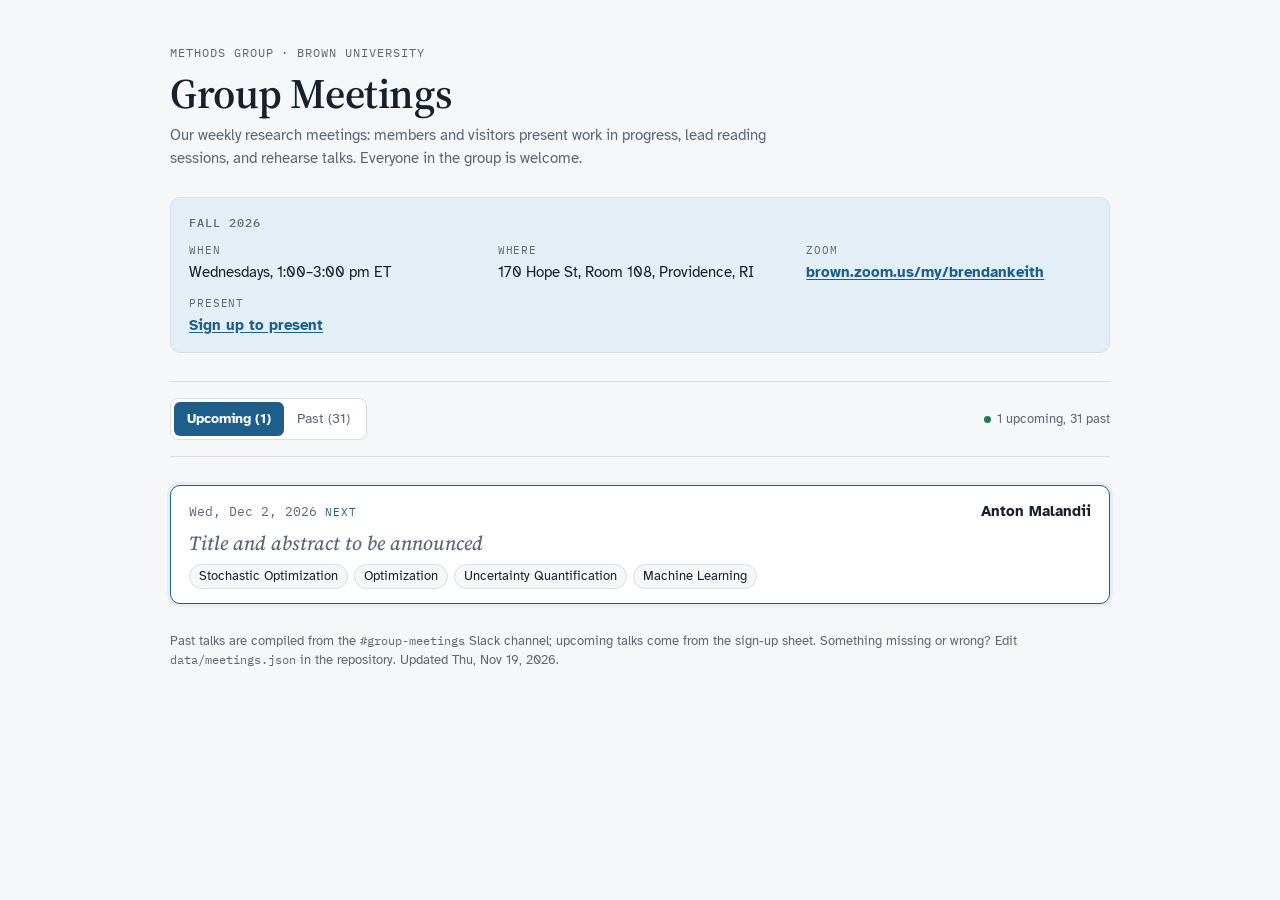
<file: meetings/index.html>
<!doctype html>
<html lang="en">
<head>
<meta charset="utf-8">
<meta name="viewport" content="width=device-width, initial-scale=1, viewport-fit=cover">
<title>METHODS Group Meetings</title>
<meta name="description" content="Weekly research meetings of the METHODS Group at Brown University: when and where we meet, the Zoom link, upcoming presentations, and past talks with abstracts and slides.">
<link rel="preconnect" href="https://fonts.googleapis.com">
<link rel="preconnect" href="https://fonts.gstatic.com" crossorigin>
<link rel="stylesheet" href="https://fonts.googleapis.com/css2?family=Source+Serif+4:opsz,wght@8..60,500;8..60,600&family=Atkinson+Hyperlegible:wght@400;700&family=IBM+Plex+Mono:wght@400;500&display=swap">
<link rel="stylesheet" href="../assets/style.css">
<link rel="stylesheet" href="../assets/meetings.css">
</head>
<body>
<div class="wrap">
  <header>
    <div class="eyebrow">METHODS Group &middot; Brown University</div>
    <h1>Group Meetings</h1>
    <p class="sub">Our weekly research meetings: members and visitors present work in progress, lead reading sessions, and rehearse talks. Everyone in the group is welcome.</p>
  </header>

  <section class="info" id="info" aria-labelledby="info-heading">
    <h2 id="info-heading" class="bar-label">This semester</h2>
    <dl class="info-grid" id="info-grid">
      <div><dt>When</dt><dd id="info-when">&hellip;</dd></div>
      <div><dt>Where</dt><dd id="info-where">&hellip;</dd></div>
      <div><dt>Zoom</dt><dd id="info-zoom">&hellip;</dd></div>
      <div><dt>Present</dt><dd id="info-signup">&hellip;</dd></div>
    </dl>
  </section>

  <div class="bar toolbar">
    <div class="seg" role="group" aria-label="Show upcoming or past presentations">
      <button id="tab-upcoming" type="button" class="btn primary" aria-pressed="true">Upcoming</button>
      <button id="tab-past" type="button" class="btn ghost" aria-pressed="false">Past</button>
    </div>
    <div class="status" id="status" data-state="wait" aria-live="polite"><span class="dot"></span><span id="status-text">Loading the schedule&hellip;</span></div>
  </div>

  <p class="notice slack-hint" id="slack-hint" hidden>Links marked <em>(Slack)</em> open in the <code>methods-group-hq</code> Slack workspace and need a Slack login.</p>

  <noscript><p class="notice">This page needs JavaScript to list the talks. The data is in <a href="../data/meetings.json">data/meetings.json</a>.</p></noscript>

  <div class="talks" id="talks" aria-live="polite"></div>

  <p class="foot" id="foot">Past talks are compiled from the <code>#group-meetings</code> Slack channel; upcoming talks come from the sign-up sheet. Something missing or wrong? Edit <code>data/meetings.json</code> in the repository. <span id="updated"></span></p>
</div>
<script src="../assets/meetings.js"></script>
</body>
</html>
</file>
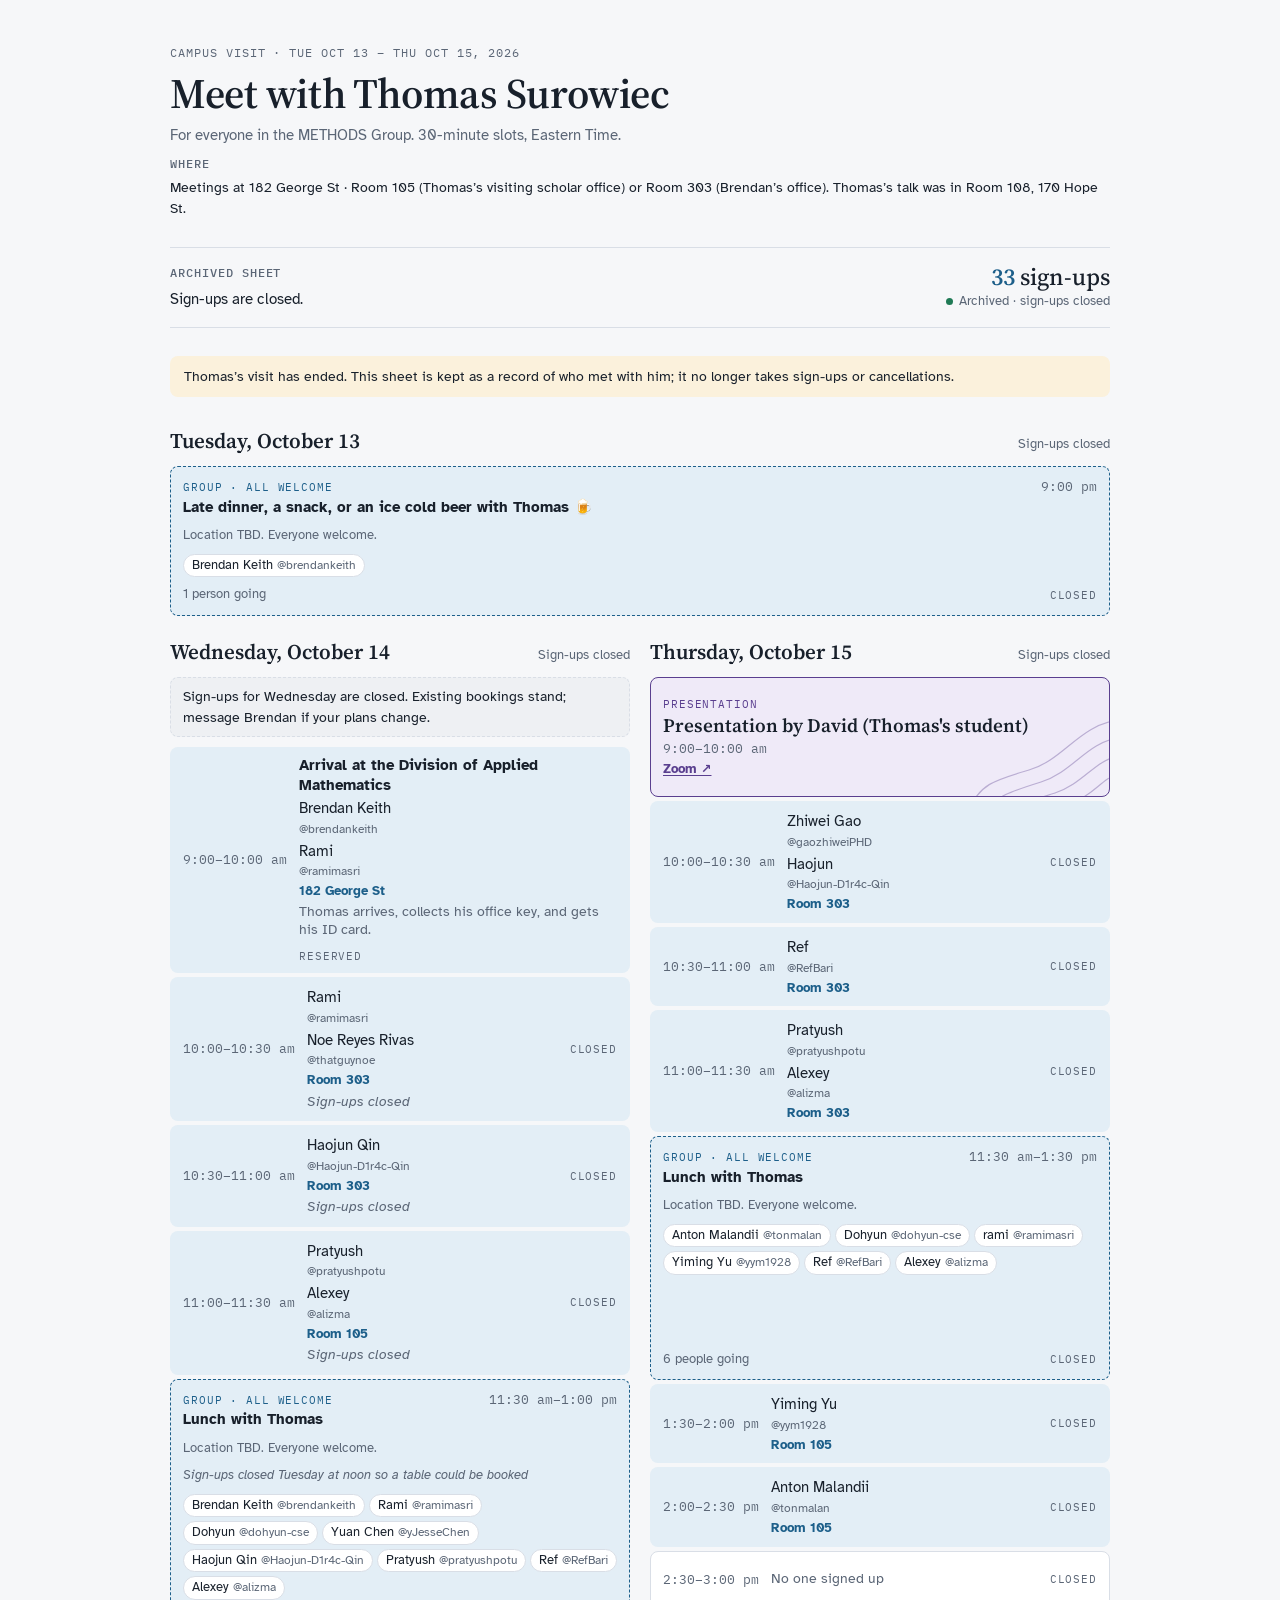
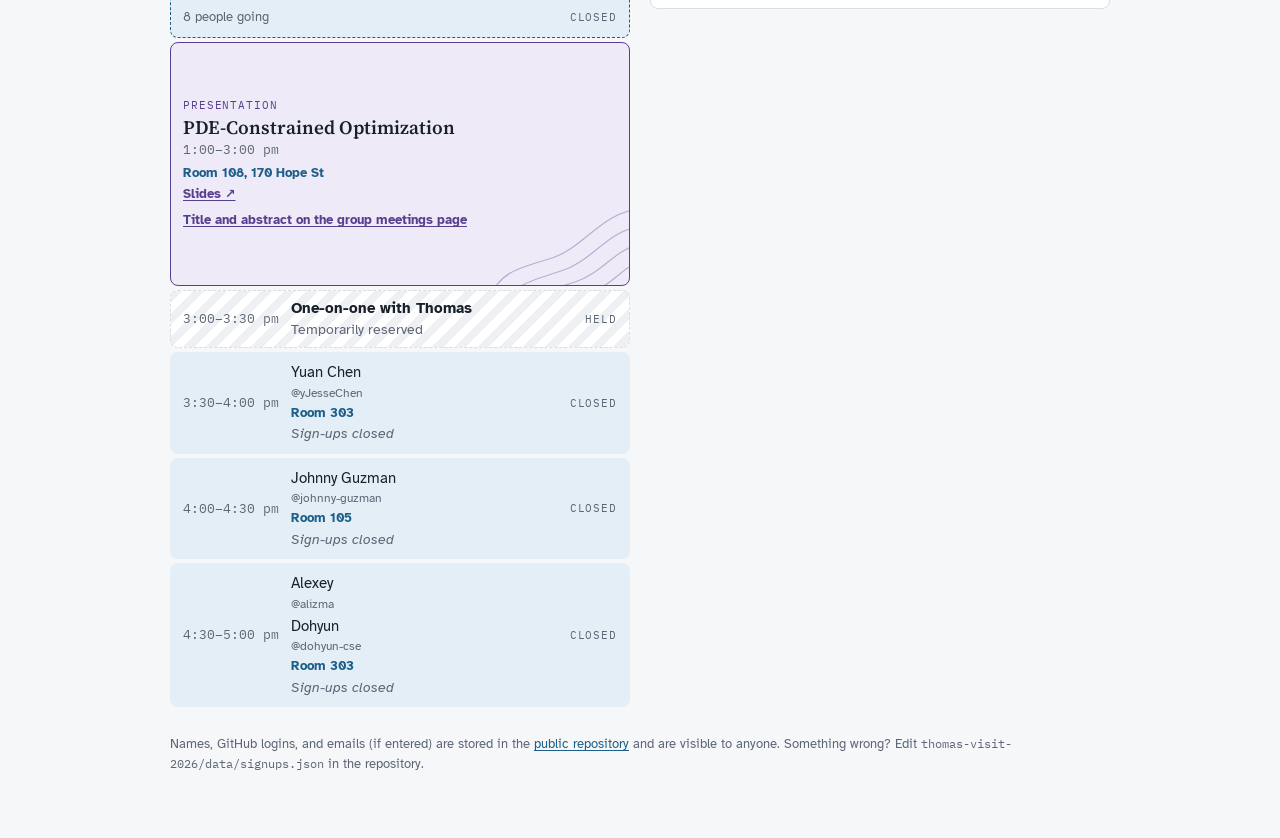
<file: thomas-visit-2026/index.html>
<!doctype html>
<html lang="en">
<head>
<meta charset="utf-8">
<meta name="viewport" content="width=device-width, initial-scale=1, viewport-fit=cover">
<title>Meet with Thomas Surowiec</title>
<meta name="description" content="Sign-up sheet (archived) for one-on-ones, lunches, and an evening out with Thomas Surowiec during his visit to the METHODS Group, October 13 to 15, 2026.">
<link rel="preconnect" href="https://fonts.googleapis.com">
<link rel="preconnect" href="https://fonts.gstatic.com" crossorigin>
<link rel="stylesheet" href="https://fonts.googleapis.com/css2?family=Source+Serif+4:opsz,wght@8..60,500;8..60,600&family=Atkinson+Hyperlegible:wght@400;700&family=IBM+Plex+Mono:wght@400;500&display=swap">
<link rel="stylesheet" href="../assets/style.css">
</head>
<body>
<div class="wrap">
  <header>
    <div class="eyebrow">Campus visit &middot; Tue Oct 13 &ndash; Thu Oct 15, 2026</div>
    <h1>Meet with Thomas Surowiec</h1>
    <p class="sub">For everyone in the METHODS Group. 30-minute slots, Eastern Time.</p>
    <p class="where-line"><span class="bar-label">Where</span> Meetings at 182 George St &middot; Room 105 (Thomas&rsquo;s visiting scholar office) or Room 303 (Brendan&rsquo;s office). Thomas&rsquo;s talk was in Room 108, 170 Hope St.</p>
  </header>

  <div class="bar">
    <div class="fields">
      <div class="field">
        <span class="bar-label">Archived sheet</span>
        <span>Sign-ups are closed.</span>
      </div>
    </div>
    <div class="tally">
      <div class="count" id="count"><b>&ndash;</b> sign-ups</div>
      <div class="status" id="status" data-state="wait" aria-live="polite"><span class="dot"></span><span id="status-text">Loading the schedule&hellip;</span></div>
    </div>
  </div>

  <p class="notice" id="notice">Thomas&rsquo;s visit has ended. This sheet is kept as a record of who met with him; it no longer takes sign-ups or cancellations.</p>

  <div class="days" id="days"></div>

  <p class="foot">Names, GitHub logins, and emails (if entered) are stored in the <a href="https://github.com/METHODS-Group/public">public repository</a> and are visible to anyone. Something wrong? Edit <code>thomas-visit-2026/data/signups.json</code> in the repository.</p>
</div>
<script src="../assets/app.js"></script>
</body>
</html>
</file>
<file: assets/style.css>
/* Layout: a two-day timetable on one shared 30-minute grid; blocks span their real duration, open slots are claimable rows. */
:root {
  --bg: #f6f7f9;
  --surface: #ffffff;
  --fg: #18202b;
  --muted: #5b6676;
  --line: #d9dee6;
  --accent: #1d5f8a;
  --accent-ink: #ffffff;
  --accent-soft: #e3eef6;
  --talk: #5a3f8f;
  --talk-soft: #efeaf8;
  --lunch-soft: #eef0f3;
  --mine: #1f7a55;
  --mine-soft: #e2f3ea;
  --warn: #8a5a00;
  --warn-soft: #fbf1dc;
  --danger: #a33a2c;
  --font-display: "Source Serif 4", Georgia, "Times New Roman", serif;
  --font-body: "Atkinson Hyperlegible", system-ui, -apple-system, "Segoe UI", sans-serif;
  --font-mono: "IBM Plex Mono", ui-monospace, "SFMono-Regular", Menlo, monospace;
  --unit: 58px;
}
@media (prefers-color-scheme: dark) {
  :root:not([data-theme="light"]) {
    --bg: #11151b; --surface: #181e26; --fg: #e6eaf0; --muted: #9aa5b4; --line: #2b3440;
    --accent: #6fb2e0; --accent-ink: #0b1620; --accent-soft: #1b2c3a;
    --talk: #b9a3ea; --talk-soft: #251f36; --lunch-soft: #1d232c;
    --mine: #6fd3a5; --mine-soft: #16302a; --warn: #f0c26a; --warn-soft: #33290f; --danger: #f08a7c;
    color-scheme: dark;
  }
}
:root[data-theme="dark"] {
  --bg: #11151b; --surface: #181e26; --fg: #e6eaf0; --muted: #9aa5b4; --line: #2b3440;
  --accent: #6fb2e0; --accent-ink: #0b1620; --accent-soft: #1b2c3a;
  --talk: #b9a3ea; --talk-soft: #251f36; --lunch-soft: #1d232c;
  --mine: #6fd3a5; --mine-soft: #16302a; --warn: #f0c26a; --warn-soft: #33290f; --danger: #f08a7c;
  color-scheme: dark;
}
* { box-sizing: border-box; }
body { background: var(--bg); color: var(--fg); font-family: var(--font-body); font-size: 15px; line-height: 1.5; }
.wrap { max-width: 980px; margin: 0 auto; padding-inline: 20px; padding-block: 36px 56px; display: flex; flex-direction: column; gap: 28px; }
@media (max-width: 480px) { .wrap { padding-inline: 16px; padding-block: 24px 40px; } }

header { display: flex; flex-direction: column; gap: 8px; }
.eyebrow { font-family: var(--font-mono); font-size: 12px; letter-spacing: .08em; text-transform: uppercase; color: var(--muted); }
h1 { font-family: var(--font-display); font-weight: 600; font-size: clamp(30px, 5vw, 42px); line-height: 1.1; margin: 0; text-wrap: balance; letter-spacing: -.01em; }
.sub { margin: 0; color: var(--muted); max-width: 62ch; }
a { color: var(--accent); text-underline-offset: 2px; }
a:focus-visible, button:focus-visible, input:focus-visible { outline: 2px solid var(--accent); outline-offset: 2px; }

.invited { display: flex; flex-direction: column; gap: 10px; }
.invited h2, .bar-label { font-family: var(--font-mono); font-size: 12px; letter-spacing: .08em; text-transform: uppercase; color: var(--muted); margin: 0; font-weight: 500; }
.chips { display: flex; flex-wrap: wrap; gap: 6px; list-style: none; margin: 0; padding: 0; }
.chips li { font-size: 13px; padding: 3px 10px; border-radius: 999px; border: 1px solid var(--line); background: var(--surface); }
.chips li.done { border-color: transparent; background: var(--mine-soft); color: var(--mine); }
.chips li.done::before { content: "\2713\00a0"; }

.bar { display: flex; flex-wrap: wrap; align-items: end; justify-content: space-between; gap: 16px 24px; padding-block: 16px; border-block: 1px solid var(--line); }
.field { display: flex; flex-direction: column; gap: 6px; min-width: 0; flex: 1 1 220px; max-width: 300px; }
.fields { display: flex; flex-wrap: wrap; gap: 12px 16px; flex: 1 1 auto; min-width: 0; }
.where-line { margin: 0; font-size: 14px; color: var(--fg); display: flex; flex-wrap: wrap; gap: 4px 10px; align-items: baseline; }
.loc { font-size: 12.5px; color: var(--accent); font-weight: 700; }
.mail { font-size: 12px; color: var(--muted); overflow: hidden; text-overflow: ellipsis; white-space: nowrap; }
.who-line { display: flex; flex-direction: column; min-width: 0; }
.field input { font: inherit; font-size: 16px; padding: 9px 12px; border-radius: 8px; border: 1px solid var(--line); background: var(--surface); color: var(--fg); width: 100%; }
.field input::placeholder { color: var(--muted); }
.field input.nudge { border-color: var(--warn); box-shadow: 0 0 0 3px var(--warn-soft); }
.tally { display: flex; flex-direction: column; align-items: flex-end; gap: 2px; }
.count { font-family: var(--font-display); font-size: 24px; font-weight: 500; font-variant-numeric: tabular-nums; line-height: 1.1; }
.count b { font-weight: 600; color: var(--accent); }
.status { font-size: 12.5px; color: var(--muted); display: flex; align-items: center; gap: 6px; }
.status .dot { width: 7px; height: 7px; border-radius: 50%; background: var(--muted); }
.status[data-state="live"] .dot { background: var(--mine); }
.status[data-state="off"] .dot { background: var(--warn); }
@media (max-width: 560px) { .tally { align-items: flex-start; } .field { max-width: none; } }

.notice { margin: 0; padding: 10px 14px; border-radius: 8px; background: var(--warn-soft); color: var(--fg); font-size: 14px; }

.days { display: grid; grid-template-columns: 1fr 1fr; gap: 20px; }
@media (max-width: 720px) { .days { grid-template-columns: 1fr; } }
.day { min-width: 0; display: flex; flex-direction: column; gap: 10px; }
.day-head { display: flex; align-items: baseline; justify-content: space-between; gap: 12px; }
.day-head h2 { font-family: var(--font-display); font-weight: 600; font-size: 21px; margin: 0; }
.day-head span { font-size: 13px; color: var(--muted); font-variant-numeric: tabular-nums; }
.grid { display: grid; grid-template-rows: repeat(12, minmax(var(--unit), auto)); gap: 4px; }
.block.group { background: var(--accent-soft); border: 1px solid var(--accent); justify-content: flex-start; gap: 8px; padding-block: 10px; }
.block.group .kind { font-family: var(--font-mono); font-size: 11px; letter-spacing: .08em; text-transform: uppercase; color: var(--accent); }
.group-head { display: flex; flex-wrap: wrap; align-items: baseline; justify-content: space-between; gap: 2px 12px; width: 100%; }
.group-names { display: flex; flex-wrap: wrap; gap: 4px; list-style: none; margin: 0; padding: 0; }
.group-names li { font-size: 13px; padding: 1px 8px; border-radius: 999px; background: var(--surface); border: 1px solid var(--line); }
.group-names li.me { border-color: var(--mine); background: var(--mine-soft); color: var(--mine); font-weight: 700; }
.group-empty { font-size: 13px; color: var(--muted); }
.group-foot { display: flex; align-items: center; justify-content: space-between; gap: 8px; width: 100%; margin-top: auto; }

.cell { border-radius: 8px; display: flex; align-items: center; gap: 12px; padding: 8px 12px; min-width: 0; }
.time { font-family: var(--font-mono); font-size: 13px; color: var(--muted); font-variant-numeric: tabular-nums; white-space: nowrap; flex: 0 0 auto; min-width: 9.5ch; }
.body { flex: 1 1 auto; min-width: 0; display: flex; align-items: center; justify-content: space-between; gap: 8px; }
.who { min-width: 0; display: flex; align-items: center; gap: 8px; overflow: hidden; }
.who span { overflow: hidden; text-overflow: ellipsis; white-space: nowrap; }
.who img { width: 20px; height: 20px; border-radius: 50%; flex: 0 0 auto; }
.tag { font-size: 11px; font-family: var(--font-mono); letter-spacing: .06em; text-transform: uppercase; padding: 1px 6px; border-radius: 4px; background: var(--mine); color: var(--surface); flex: 0 0 auto; }

.slot { background: var(--surface); border: 1px solid var(--line); }
.slot .free { color: var(--muted); font-size: 13.5px; }
.slot.taken { background: var(--accent-soft); border-color: transparent; }
.slot.full { background: var(--accent-soft); border-color: transparent; }
.who-list { display: flex; flex-direction: column; gap: 2px; min-width: 0; flex: 1 1 auto; }
.full-tag { font-family: var(--font-mono); font-size: 11px; letter-spacing: .08em; text-transform: uppercase; color: var(--muted); flex: 0 0 auto; }
.btn.link { background: none; border: 0; padding: 0 2px; font-size: 12.5px; font-weight: 400; color: var(--muted); text-decoration: underline; text-underline-offset: 2px; }
.btn.link:hover { color: var(--danger); }
.day.closed .grid { opacity: .45; filter: grayscale(.7); pointer-events: none; user-select: none; }
.closed-note { margin: 0; padding: 8px 12px; border-radius: 8px; border: 1px dashed var(--line); background: var(--lunch-soft); color: var(--fg); font-size: 14px; }
.slot.mine { background: var(--mine-soft); border-color: var(--mine); }
.slot.ask { border-color: var(--warn); background: var(--warn-soft); }
.slot.ask .body { flex-wrap: wrap; }
.ask-text { font-size: 13px; line-height: 1.3; }

.block { flex-direction: column; align-items: flex-start; justify-content: center; gap: 2px; }
.block .label { font-weight: 700; }
.block.lunch { background: repeating-linear-gradient(135deg, var(--lunch-soft) 0 8px, transparent 8px 16px), var(--surface); border: 1px dashed var(--line); }
.block.lunch .label { color: var(--muted); }
.block.talk { background: var(--talk-soft); border: 1px solid var(--talk); position: relative; overflow: hidden; }
.block.talk .kind { font-family: var(--font-mono); font-size: 11px; letter-spacing: .08em; text-transform: uppercase; color: var(--talk); }
.block.talk .label { font-family: var(--font-display); font-size: 19px; font-weight: 600; color: var(--fg); line-height: 1.2; }
.block.talk svg { position: absolute; right: -10px; bottom: -14px; width: 150px; height: 110px; opacity: .35; pointer-events: none; }
.block.talk svg path { fill: none; stroke: var(--talk); stroke-width: 1.2; }
.block .time { min-width: 0; }
.block.talk .loc { margin-top: 2px; }
.block.talk .talk-link { position: relative; z-index: 1; margin-top: 6px; font-size: 13px; font-weight: 700; color: var(--talk); }
.slot-links { display: flex; flex-wrap: wrap; gap: 4px 12px; position: relative; z-index: 1; }
.slot-link { font-size: 12.5px; font-weight: 700; color: var(--accent); }
.block.talk .slot-link { color: var(--talk); }
.block.group.closed { border-style: dashed; }
.deadline { font-style: italic; }

.btn { font: inherit; font-size: 13.5px; font-weight: 700; padding: 6px 12px; border-radius: 6px; border: 1px solid transparent; cursor: pointer; white-space: nowrap; flex: 0 0 auto; }
.btn.primary { background: var(--accent); color: var(--accent-ink); }
.btn.primary:hover { filter: brightness(1.08); }
.btn.ghost { background: transparent; color: var(--muted); border-color: var(--line); }
.btn.ghost:hover { color: var(--fg); border-color: var(--muted); }
.btn.danger { background: transparent; color: var(--danger); border-color: var(--danger); }
.btn[disabled] { opacity: .55; cursor: progress; }
.btns { display: flex; gap: 6px; flex-wrap: wrap; }

.toast { position: fixed; left: 50%; bottom: calc(20px + env(safe-area-inset-bottom, 0px)); transform: translateX(-50%); max-width: calc(100% - 32px); background: var(--fg); color: var(--bg); padding: 10px 16px; border-radius: 8px; font-size: 14px; box-shadow: 0 6px 24px rgba(0,0,0,.18); }
.foot { font-size: 13px; color: var(--muted); margin: 0; }
@media (prefers-reduced-motion: no-preference) { .slot { transition: background-color .2s, border-color .2s; } }

/* ---- Additions for the GitHub Pages port (everything above is the claude.ai sheet's stylesheet verbatim). */
[hidden] { display: none !important; }
code { font-family: var(--font-mono); font-size: .9em; }
a.btn { text-decoration: none; display: inline-block; line-height: normal; }
.btn.ghost { font-weight: 400; }
.btn[disabled] { cursor: not-allowed; }
.day.wide { grid-column: 1 / -1; }
.day.wide .grid { grid-template-rows: none; }
.group-names li .mail { margin-left: 4px; }
.slot.held { background: repeating-linear-gradient(135deg, var(--lunch-soft) 0 8px, transparent 8px 16px), var(--surface); border: 1px dashed var(--line); }
.slot.held.full { background: var(--accent-soft); border: 1px solid transparent; }
.slot.held .body { flex-wrap: wrap; }
.slot.held .label { font-weight: 700; line-height: 1.3; }
.slot.held .free { white-space: normal; line-height: 1.35; }
</file>
<file: assets/meetings.css>
/* Group meetings page: an info panel, an Upcoming/Past toggle, and a list of talk cards. Tokens come from style.css. */
.info { display: flex; flex-direction: column; gap: 10px; padding: 16px 18px; border-radius: 10px; background: var(--accent-soft); border: 1px solid var(--line); }
.info-grid { display: grid; grid-template-columns: repeat(auto-fit, minmax(230px, 1fr)); gap: 12px 24px; margin: 0; }
.info-grid > div { display: flex; flex-direction: column; gap: 2px; min-width: 0; }
.info-grid dt { font-family: var(--font-mono); font-size: 11px; letter-spacing: .08em; text-transform: uppercase; color: var(--muted); }
.info-grid dd { margin: 0; font-size: 15px; min-width: 0; }
.info-grid dd a { font-weight: 700; }

.toolbar { align-items: center; }
.seg { display: inline-flex; gap: 0; border: 1px solid var(--line); border-radius: 8px; padding: 3px; background: var(--surface); }
.seg .btn { border-radius: 6px; }
.seg .btn.ghost { border-color: transparent; }
.seg .btn.ghost:hover { border-color: transparent; background: var(--accent-soft); }
.slack-hint { font-size: 13px; }

.talks { display: flex; flex-direction: column; gap: 14px; }
.term { font-family: var(--font-display); font-weight: 600; font-size: 21px; margin: 14px 0 0; display: flex; align-items: baseline; gap: 10px; }
.term:first-child { margin-top: 0; }
.term small { font-family: var(--font-body); font-size: 13px; font-weight: 400; color: var(--muted); }
.talk { background: var(--surface); border: 1px solid var(--line); border-radius: 10px; padding: 14px 18px; display: flex; flex-direction: column; gap: 8px; min-width: 0; }
.talk.upcoming.next { border-color: var(--accent); box-shadow: 0 0 0 3px var(--accent-soft); }
.talk { scroll-margin-top: 16px; }
.talk.flash { outline: 2px solid var(--accent); outline-offset: 4px; }
@media (prefers-reduced-motion: no-preference) { .talk { transition: outline-color .4s; } .talk:not(.flash) { outline: 2px solid transparent; outline-offset: 4px; } }
.talk-head { display: flex; flex-wrap: wrap; align-items: baseline; justify-content: space-between; gap: 4px 16px; }
.talk .date { font-family: var(--font-mono); font-size: 13px; color: var(--muted); font-variant-numeric: tabular-nums; white-space: nowrap; }
.talk .next-tag { font-family: var(--font-mono); font-size: 11px; letter-spacing: .08em; text-transform: uppercase; color: var(--accent); margin-left: 8px; }
.talk .presenter { font-weight: 700; font-size: 15px; }
.talk .title { font-family: var(--font-display); font-weight: 600; font-size: 20px; line-height: 1.25; margin: 0; text-wrap: balance; }
.talk .title.tba { font-style: italic; font-weight: 500; color: var(--muted); }
.talk .chips li { font-size: 12.5px; padding: 2px 9px; background: var(--bg); }
.talk .abstract { margin: 0; font-size: 14.5px; max-width: 78ch; overflow-wrap: anywhere; }
.talk .abstract.clamp { display: -webkit-box; -webkit-box-orient: vertical; -webkit-line-clamp: 4; overflow: hidden; }
.talk .abstract code { background: var(--lunch-soft); padding: 0 4px; border-radius: 4px; }
.talk .note { margin: 0; font-size: 13.5px; color: var(--muted); font-style: italic; }
.talk .more { align-self: flex-start; }
.talk .links { display: flex; flex-wrap: wrap; gap: 6px; margin-top: 2px; }
.talk .links .btn { font-size: 12.5px; padding: 4px 10px; }
.talk .links .btn.slides, .talk .links .btn.signup { background: var(--accent-soft); color: var(--accent); border-color: transparent; font-weight: 700; }
.talk .links .btn.slides:hover, .talk .links .btn.signup:hover { border-color: var(--accent); }
.empty { margin: 0; padding: 16px 18px; border-radius: 10px; border: 1px dashed var(--line); background: var(--lunch-soft); color: var(--muted); }
@media (max-width: 560px) {
  .talk { padding: 12px 14px; }
  .talk .title { font-size: 18px; }
  .toolbar { flex-direction: column; align-items: flex-start; }
}
</file>
